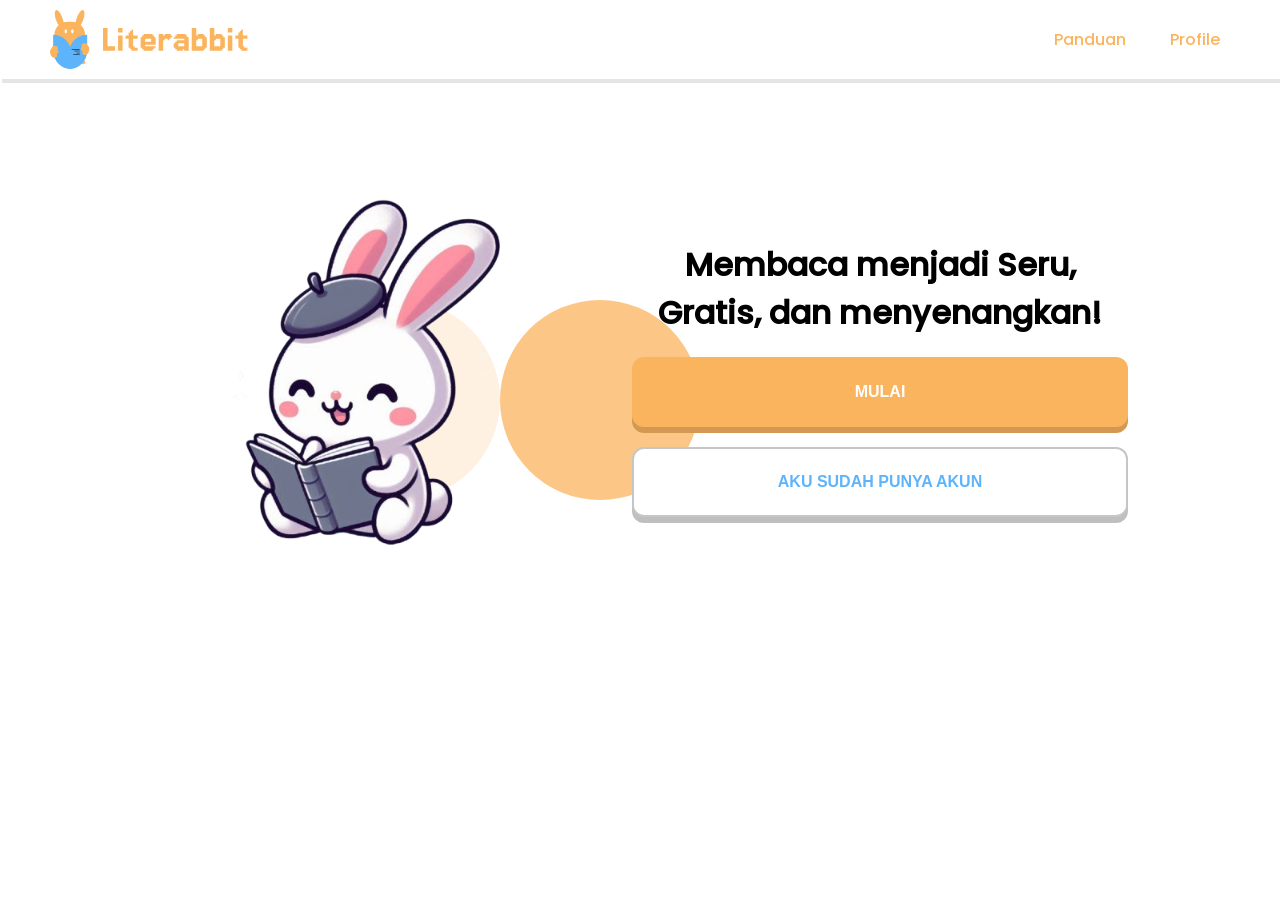
<file: index.html>
<!DOCTYPE html>
<html lang="en">
<head>
    <meta charset="UTF-8">
    <meta name="viewport" content="width=device-width, initial-scale=1.0">
    <title>Literrabit</title>
    <link rel="stylesheet" href="./style.css">
</head>
<body>
    <nav class="navbar">
        <div class="container-nav">
            <img src="./src/Logo.svg" alt="Literrabit-logo">
            <ul>
                <li><a href="#">Panduan</a></li>
                <li><a href="#">Profile</a></li>
            </ul>
        </div>
    </nav>
    <div class="content-container">
        <div class="content">
            <div class="img-content">
                <img src="./src/A_rabbit_character_reading_in_the_style_of_Duolingo-removebg-preview-removebg-preview 1.svg" alt="" class="img-content">
                <div class="c-1"></div>
                <div class="c-2"></div>
            </div>
                
            <div class="content-item">
                <h1>Membaca menjadi Seru, Gratis, dan menyenangkan!</h1>
                <div class="btn-landing">
                    <div class="btn-mulai">
                        <button id="mulai">MULAI</button>
                    </div>
                    <div class="btn-regist">
                        <button id="regist">AKU SUDAH PUNYA AKUN</button>
                    </div>
                </div>
            </div>
        </div>
    </div>

    <script>
        document.getElementById("mulai").addEventListener("click",function(){
            window.location.href = "register.html";
        });
        document.getElementById("regist").addEventListener("click",function(){
            window.location.href = "login.html";
        });

    </script>
</body>
</html>
</file>
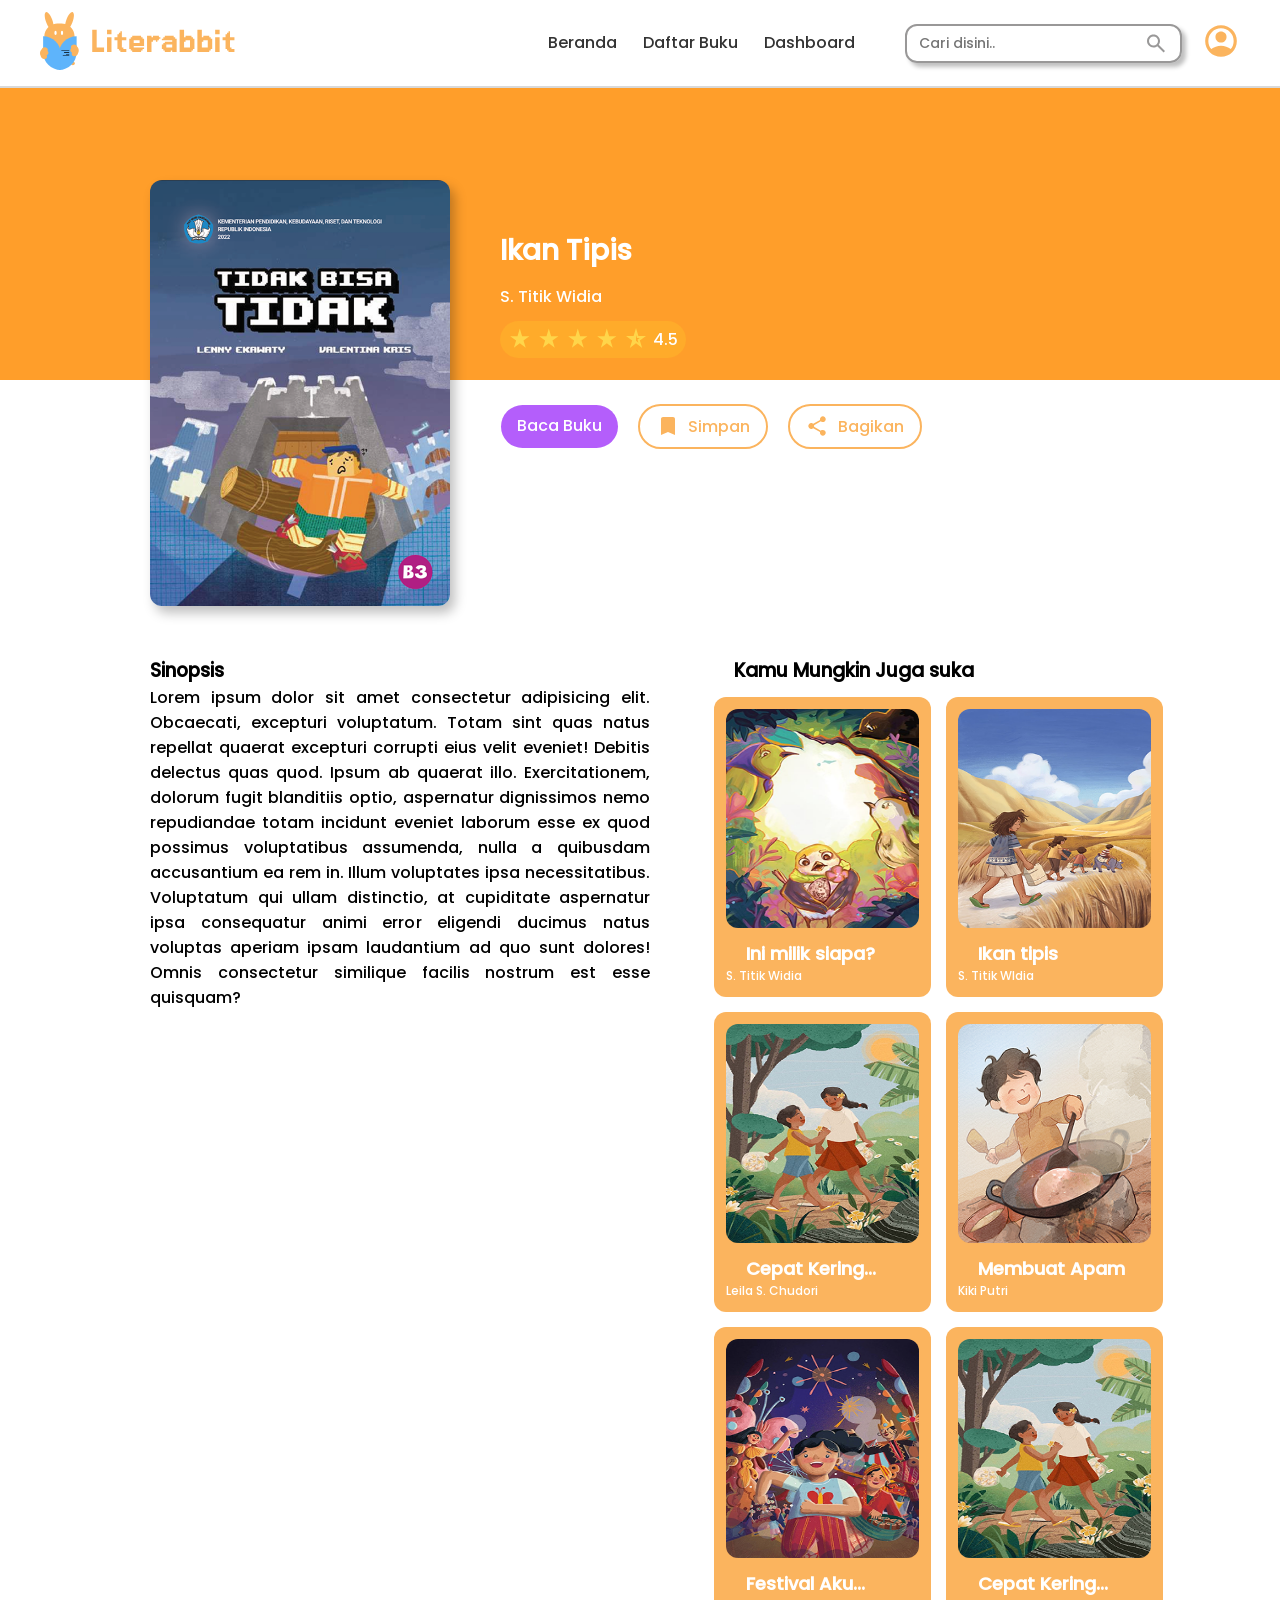
<file: baca_buku.html>
<!DOCTYPE html>
<html lang="en">
<head>
    <meta charset="UTF-8">
    <meta name="viewport" content="width=device-width, initial-scale=1.0">
    <title>Literrabit | Baca Buku</title>
    <link rel="stylesheet" href="./style.css">
</head>
<body>
    <div class="container-body">
        <nav class="navbar-2">
            <div class="logo-nav">
                <img src="./src/Logo.svg" alt="">
            </div>

            <div class="navbar-container">
                <div class="items-nav">
                    <a href="./beranda.html">Beranda</a>
                    <a href="./daftar_buku.html">Daftar Buku</a>
                    <a href="#">Dashboard</a>
                </div>
                <div class="container-2">
                    <div class="searchbar">
                        <input type="text" placeholder="Cari disini..">
                        <img src="./src/search.svg" alt="">
                    </div>
                    <div class="accounts">
                        <img src="./src/account_circle.svg" alt="">
                    </div>
                </div>
            </div>
        </nav>
            

        <div class="content-buku">
            <div class="background"></div>

            <div class="container-buku">
                <img src="./src/image23.png" alt="" class="img-content-buku">
                <div class="info">
                    <h3>Ikan Tipis</h3>
                    <h4>S. Titik Widia</h4>
                    <div class="rating">
                        <p>4.5</p>
                        <!-- <img src="./src/star.svg" alt="" class="rating-star"> -->
                    </div>
                </div>
                <div class="share-save-read">
                    <div class="read">
                        <a href="./buku.html">Baca Buku</a>
                    </div>
                    <div class="save">
                        <img src="./src/bookmark.svg" alt="">
                        <a href="#">Simpan</a>
                    </div>
                    <div class="share">
                        <img src="./src/share.svg" alt="">
                        <a href="#">Bagikan</a>
                    </div>
                </div>
            </div>
            <div class="main-content-buku">
                <div class="sinopsis">
                    <h3>Sinopsis</h3>
                    <p>Lorem ipsum dolor sit amet consectetur adipisicing elit. Obcaecati, excepturi voluptatum. Totam sint quas natus repellat quaerat excepturi corrupti eius velit eveniet! Debitis delectus quas quod. Ipsum ab quaerat illo.
                    Exercitationem, dolorum fugit blanditiis optio, aspernatur dignissimos nemo repudiandae totam incidunt eveniet laborum esse ex quod possimus voluptatibus assumenda, nulla a quibusdam accusantium ea rem in. Illum voluptates ipsa necessitatibus.
                    Voluptatum qui ullam distinctio, at cupiditate aspernatur ipsa consequatur animi error eligendi ducimus natus voluptas aperiam ipsam laudantium ad quo sunt dolores! Omnis consectetur similique facilis nostrum est esse quisquam?</p>
                </div>

                <div class="rekomendasi">
                    <h3>Kamu Mungkin Juga suka</h3>
                    <div class="list-buku" id="booklist">
                        <div class="reqbooks" id="recommendedBooks">
                            <div class="card-list">
                                <img src="./src/image13.png" alt="">
                                <div class="keterangan">
                                    <h3>Ini milik siapa?</h3>
                                    <h4>S. Titik Widia</h4>
                                </div>
                            </div>
                        </div>
                    </div>
                </div>
            </div>
        </div>
    </div>

    <script src="./script2.js"></script>
</body>
</html>
</file>
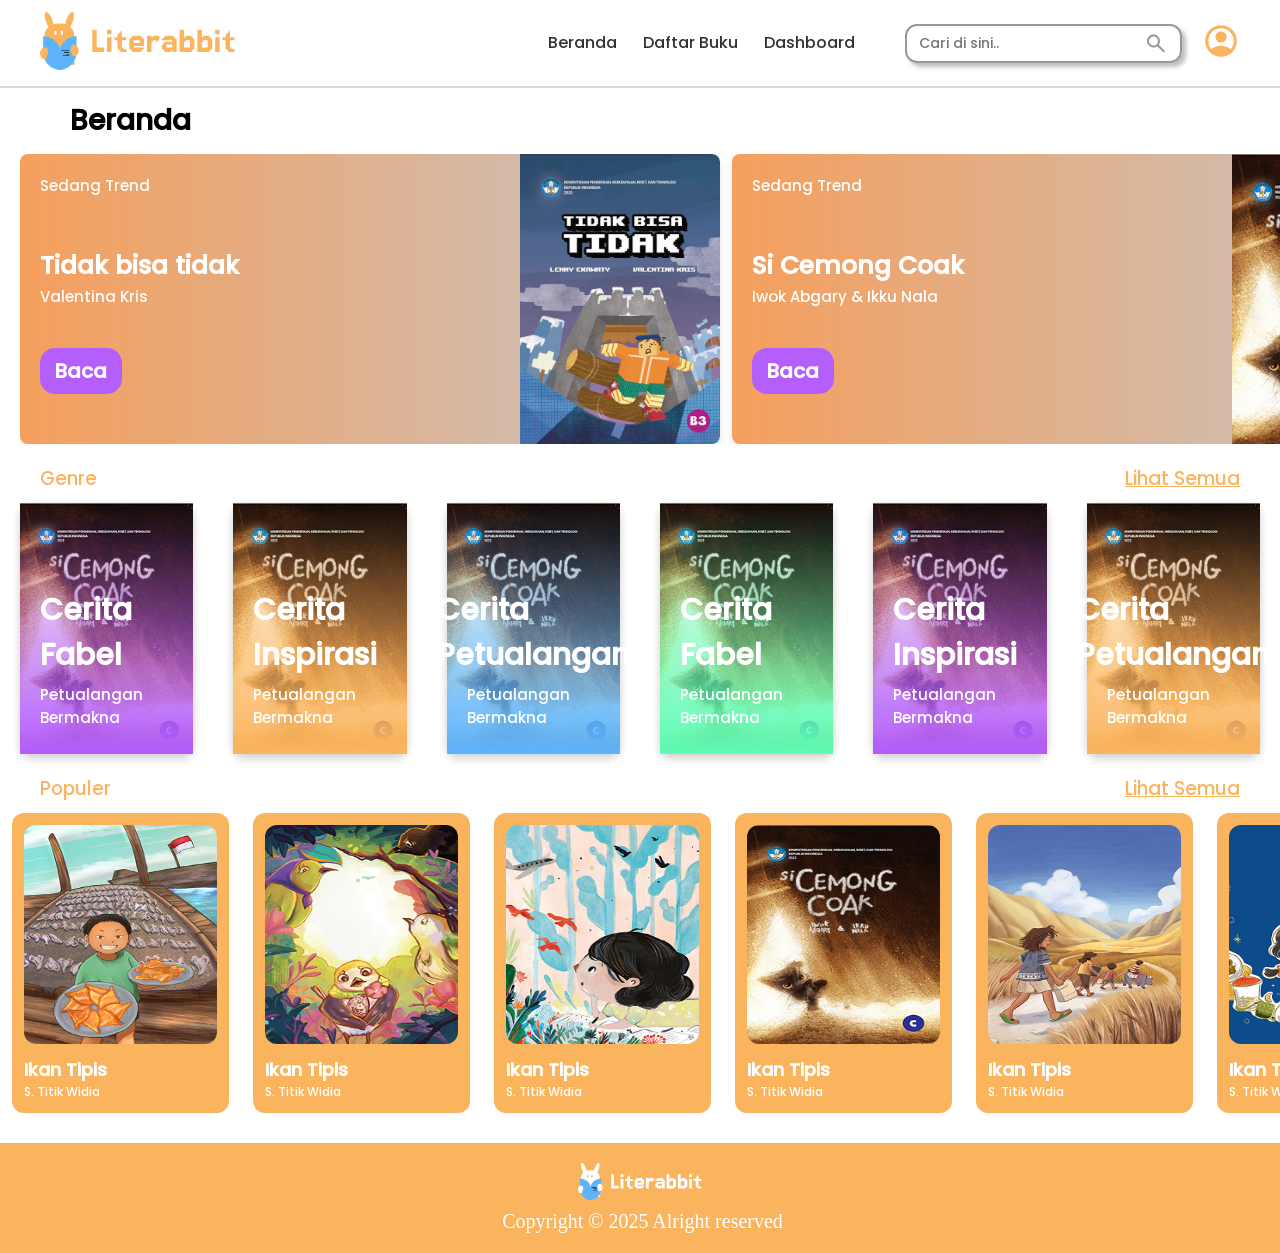
<file: beranda.html>
<!DOCTYPE html>
<html lang="id">
<head>
    <meta charset="UTF-8">
    <meta name="viewport" content="width=device-width, initial-scale=1.0">
    <title>Beranda</title>
    <link rel="stylesheet" href="style.css">
    <style>
        body{
            overflow-x: hidden;
        }
    </style>
</head>
<body>
    <!-- Navbar -->
    <nav class="navbar-2">
        <div class="logo-nav">
            <img src="./src/Logo.svg" alt="Literabbit Logo">
        </div>

        <div class="navbar-container">
            <div class="items-nav">
                <a href="./beranda.html">Beranda</a>
                <a href="./daftar_buku.html">Daftar Buku</a>
                <a href="#">Dashboard</a>
            </div>
            <div class="container-2">
                <div class="searchbar">
                    <input type="text" placeholder="Cari di sini..">
                    <img src="./src/search.svg" alt="Cari">
                </div>
                <div class="accounts">
                    <img src="./src/account_circle.svg" alt="Akun">
                </div>
            </div>
        </div>
    </nav>    

    <h2 class="beranda">Beranda</h2>

    <!-- Trending Books Section -->

    <!-- <section class="trending">
        <div class="book-card">
            <img src="./src/image5.png" alt="Festival, Aku Datang!" class="book-cover">
            <p class="badge">Sedang Trend</p>
            <h3>Festival, Aku Datang!</h3>
            <p class="author">Tantra Rahmadania</p>
            <button class="btn-baca">Baca</button>
        </div>
        <div class="book-card">
            <img src="./src/image5.png" alt="Si Cemong Coak" class="book-cover">
            <p class="badge">Sedang Trend</p>
            <h3>Si Cemong Coak</h3>
            <p class="author">Mbak Agfry & Ikuu Nokia</p>
            <button class="btn-baca">Baca</button>
        </div>
        <div class="book-card">
            <img src="./src/image5.png" alt="Ikan Tipis" class="book-cover">
            <p class="badge">Sedang Trend</p>
            <h3>Ikan Tipis</h3>
            <p class="author">S. Titik Widia</p>
            <button class="btn-baca">Baca</button>
        </div>
    </section> -->
<div class="carousel-wrapper">
    <div class="card-container" id="carousel">
        <div class="card">
            <div class="card-row">
                
                <div class="card-body">
                    <h6 class="card-title">Sedang Trend</h6>
                    <h4 class="card-text">Tidak bisa tidak</h4>
                    <p class="small-text">Valentina Kris</p>
                    <button class="btn-baca" id="baca1">Baca</button>
                </div>
                <div class="card-img">
                    <img src="./src/image23.png" alt="Gambar">
                </div>
            </div>
        </div>

        <div class="card">
            <div class="card-row">
                
                <div class="card-body">
                    <h6 class="card-title">Sedang Trend</h6>
                    <h4 class="card-text">Si Cemong Coak</h4>
                    <p class="small-text">Iwok Abgary & Ikku Nala</p>
                    <button class="btn-baca">Baca</button>
                </div>
                <div class="card-img">
                    <img src="./src/image5.png" alt="Gambar">
                </div>
            </div>
        </div>
        <div class="card">
            <div class="card-row">
                
                <div class="card-body">
                    <h6 class="card-title">Sedang Trend</h6>
                    <h4 class="card-text">Si Cemong Coak</h4>
                    <p class="small-text">Iwok Abgary & Ikku Nala</p>
                    <button class="btn-baca">Baca</button>
                </div>
                <div class="card-img">
                    <img src="./src/image5.png" alt="Gambar">
                </div>
            </div>
        </div>
        <div class="card">
            <div class="card-row">
                
                <div class="card-body">
                    <h6 class="card-title">Sedang Trend</h6>
                    <h4 class="card-text">Si Cemong Coak</h4>
                    <p class="small-text">Iwok Abgary & Ikku Nala</p>
                    <button class="btn-baca">Baca</button>
                </div>
                <div class="card-img">
                    <img src="./src/image5.png" alt="Gambar">
                </div>
            </div>
        </div>
    </div>
</div>

    <!-- Genre Section -->
    <!-- <section class="genre">
        <h2>Genre <a href="#">Lihat Semua</a></h2>
        <div class="genre-list">
            <div class="genre-card">Cerita Fabel</div>
            <div class="genre-card">Cerita Inspirasi</div>
            <div class="genre-card">Cerita Petualangan</div>
            <div class="genre-card">Cerita Keluarga</div>
            <div class="genre-card">Cerita Binatang</div>
        </div>
    </section> -->
    
    <h3 class="subtit">Genre <a href="#">Lihat Semua</a></h3>
    <div class="genre-section">
        <div class="card-genre">
            <img src="./src/image5.png" alt="Gambar" class="card-img-genre">
            <div class="card-overlay">
                <h5 class="card-title-genre">Cerita Fabel</h5>
                <p class="card-text-genre">Petualangan Bermakna</p>
            </div>
        </div>

        
        <div class="card-genre">
            <img src="./src/image5.png" alt="Gambar" class="card-img-genre">
            <div class="card-overlay overlay1">
                <h5 class="card-title-genre">Cerita Inspirasi</h5>
                <p class="card-text-genre">Petualangan Bermakna</p>
            </div>
        </div>
        
        <div class="card-genre">
            <img src="./src/image5.png" alt="Gambar" class="card-img-genre">
            <div class="card-overlay overlay2">
                <h5 class="card-title-genre">Cerita Petualangan</h5>
                <p class="card-text-genre">Petualangan Bermakna</p>
            </div>
        </div>

        <div class="card-genre">
            <img src="./src/image5.png" alt="Gambar" class="card-img-genre">
            <div class="card-overlay overlay3">
                <h5 class="card-title-genre">Cerita Fabel</h5>
                <p class="card-text-genre">Petualangan Bermakna</p>
            </div>
        </div>

        
        <div class="card-genre">
            <img src="./src/image5.png" alt="Gambar" class="card-img-genre">
            <div class="card-overlay">
                <h5 class="card-title-genre">Cerita Inspirasi</h5>
                <p class="card-text-genre">Petualangan Bermakna</p>
            </div>
        </div>
        
        <div class="card-genre">
            <img src="./src/image5.png" alt="Gambar" class="card-img-genre">
            <div class="card-overlay overlay1">
                <h5 class="card-title-genre">Cerita Petualangan</h5>
                <p class="card-text-genre">Petualangan Bermakna</p>
            </div>
        </div>
    </div>

    <!-- Popular Books Section -->
    <!-- <section class="popular">
        <h2>Popular <a href="#">Lihat Semua</a></h2>
        <div class="book-list">
            <div class="book-card">
                <img src="./src/image5.png" alt="Ikan Tipis" class="book-cover">
                <h3>Ikan Tipis</h3>
            </div>
            <div class="book-card">
                <img src="./src/image5.png" alt="Festival, Aku Datang!" class="book-cover">
                <h3>Festival, Aku Datang!</h3>
            </div>
            <div class="book-card">
                <img src="./src/image5.png" alt="Si Cemong Coak" class="book-cover">
                <h3>Si Cemong Coak</h3>
            </div>
        </div>
    </section> -->
    <h3 class="subtit">Populer<a href="#">Lihat Semua</a></h3>
    <div class="popular-section">
            <div class="popular-card">
                <div class="last-read" id="lastRead">
                    <div class="card-list">
                        <img src="./src/image16-1.png" alt="">
                        <div class="keterangan">
                            <h3>Ikan Tipis</h3>
                            <h4>S. Titik Widia</h4>
                        </div>
                    </div>
                </div>
                <div class="last-read" id="lastRead">
                    <div class="card-list">
                        <img src="./src/image13.png" alt="">
                        <div class="keterangan">
                            <h3>Ikan Tipis</h3>
                            <h4>S. Titik Widia</h4>
                        </div>
                    </div>
                </div>
                <div class="last-read" id="lastRead">
                    <div class="card-list">
                        <img src="./src/image20.png" alt="">
                        <div class="keterangan">
                            <h3>Ikan Tipis</h3>
                            <h4>S. Titik Widia</h4>
                        </div>
                    </div>
                </div>
                <div class="last-read" id="lastRead">
                    <div class="card-list">
                        <img src="./src/image5.png" alt="">
                        <div class="keterangan">
                            <h3>Ikan Tipis</h3>
                            <h4>S. Titik Widia</h4>
                        </div>
                    </div>
                </div>
                <div class="last-read" id="lastRead">
                    <div class="card-list">
                        <img src="./src/image15.png" alt="">
                        <div class="keterangan">
                            <h3>Ikan Tipis</h3>
                            <h4>S. Titik Widia</h4>
                        </div>
                    </div>
                </div>
                <div class="last-read" id="lastRead">
                    <div class="card-list">
                        <img src="./src/image 19.png" alt="">
                        <div class="keterangan">
                            <h3>Ikan Tipis</h3>
                            <h4>S. Titik Widia</h4>
                        </div>
                    </div>
                </div>
                <div class="last-read" id="lastRead">
                    <div class="card-list">
                        <img src="./src/image 19.png" alt="">
                        <div class="keterangan">
                            <h3>Ikan Tipis</h3>
                            <h4>S. Titik Widia</h4>
                        </div>
                    </div>
                </div>
                <div class="last-read" id="lastRead">
                    <div class="card-list">
                        <img src="./src/image 19.png" alt="">
                        <div class="keterangan">
                            <h3>Ikan Tipis</h3>
                            <h4>S. Titik Widia</h4>
                        </div>
                    </div>
                </div>

            </div>

            </div>
        </div>
    </div>

    <!-- Footer -->
    <footer>
        <img src="./src/Logo-Secondary.svg" alt="Literabbit Logo" width="125x">
        <p>Copyright © 2025  Alright reserved</p>
    </footer>

    <script src="script.js"></script>
    <script>
        document.getElementById("baca1").addEventListener("click",function(){
            window.location.href = "baca_buku.html"
        })
    </script>
    <!-- <script src="script2.js"></script> -->
</body>
</html>
</file>
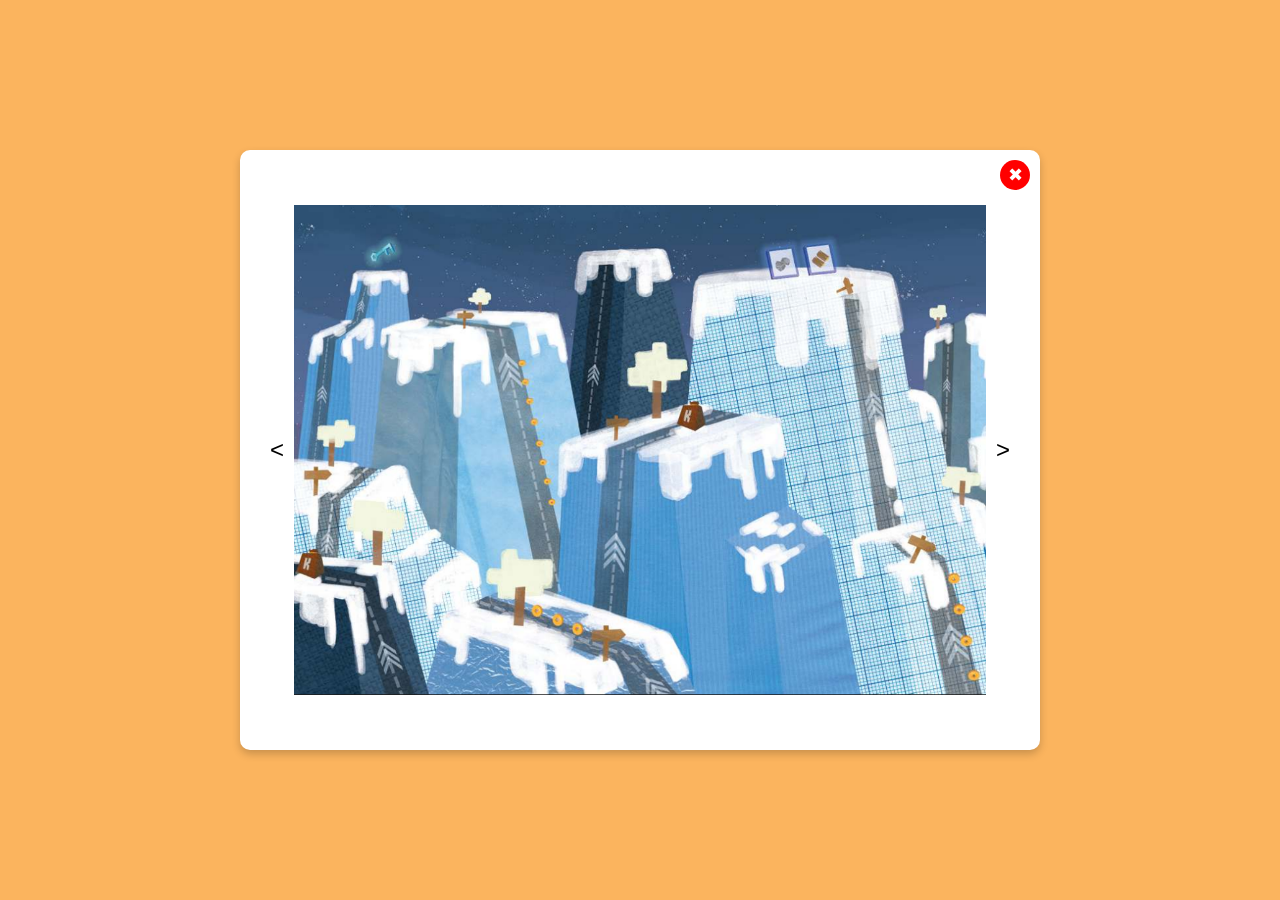
<file: buku.html>
<!DOCTYPE html>
<html lang="en">
<head>
    <meta charset="UTF-8">
    <meta name="viewport" content="width=device-width, initial-scale=1.0">
    <title>Literrabit | Buku</title>
    <link rel="stylesheet" href="./style.css">
    <style>
        body {
            display: flex;
            justify-content: center;
            align-items: center;
            height: 100vh;
            margin: 0;
            background-color: #FBB45E;
        }

        button {
            background: none;
            border: none;
            font-size: 24px;
            cursor: pointer;
            padding: 10px;
        }
    </style>
</head>
<body>
    <div class="book-container">
        <button id="cancelBtn" class="cancel">✖</button>
        <button id="prevBtn"><</button>
        <div class="page">
            <img id="pageImage" alt="buku">
        </div>
        <button id="nextBtn">></button>
        <button id="finishBtn" class="finish">Selesai</button>
    </div>

    <script src="./script2.js"></script>
</body>
</html>
</file>
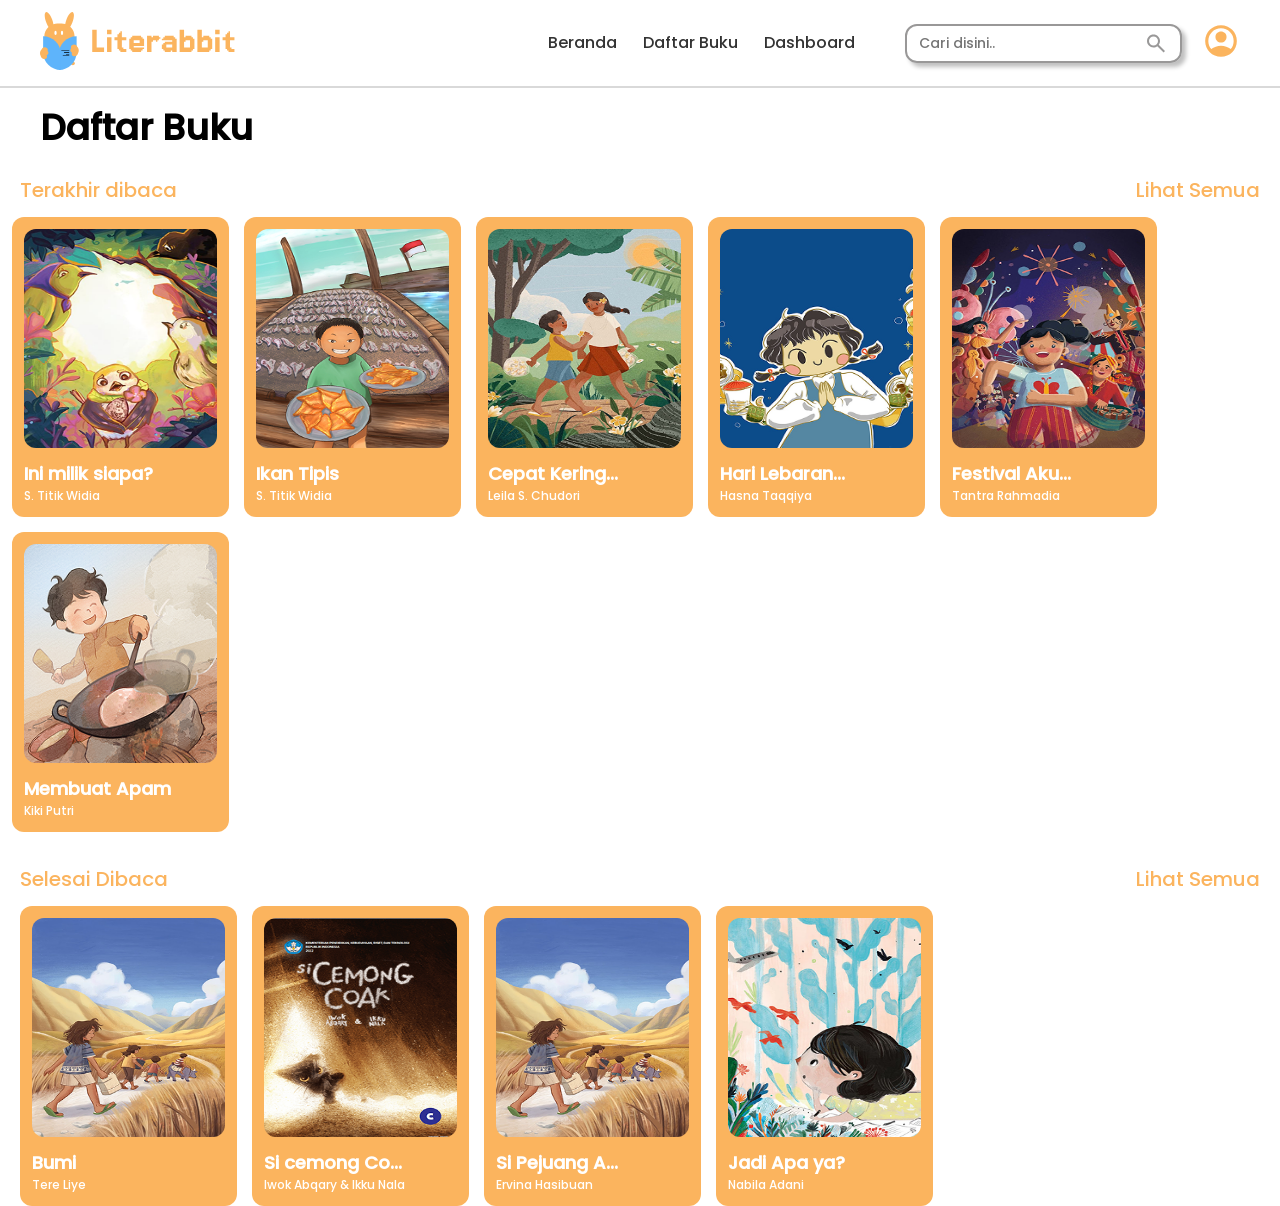
<file: daftar_buku.html>
<!DOCTYPE html>
<html lang="en">
<head>
    <meta charset="UTF-8">
    <meta name="viewport" content="width=device-width, initial-scale=1.0">
    <title>Literrabit | Daftar Buku</title>
    <link rel="stylesheet" href="./style.css">
</head>
<body>
    <div class="container-body">
    <nav class="navbar-2">
        <div class="logo-nav">
            <img src="./src/Logo.svg" alt="">
        </div>

        <div class="navbar-container">
            <div class="items-nav">
                <a href="./beranda.html">Beranda</a>
                <a href="./daftar_buku.html">Daftar Buku</a>
                <a href="#">Dashboard</a>
            </div>
            <div class="container-2">
                <div class="searchbar">
                    <input type="text" placeholder="Cari disini..">
                    <img src="./src/search.svg" alt="">
                </div>
                <div class="accounts">
                    <img src="./src/account_circle.svg" alt="">
                </div>
            </div>
        </div>
    </nav>    

    <h2 class="daftar-buku">Daftar Buku</h2>
    
    <div class="list-buku" id="booklist">
        <div class="container-judul">
            <h2>Terakhir dibaca</h2>
            <h2>Lihat Semua</h2>
        </div>

        <div class="last-read" id="lastRead">
            <div class="card-list">
                <img src="./src/image13.png" alt="">
                <div class="keterangan">
                    <h3>Ini milik siapa?</h3>
                    <h4>S. Titik Widia</h4>
                </div>
            </div>
        </div>
        <div class="container-judul">
            <h2>Selesai Dibaca</h2>
            <h2>Lihat Semua</h2>
        </div>
        <div class="end-read" id="endRead">

        </div>
    </div>
    </div>


    <script src="./script2.js"></script>
</body>
</html>
</file>
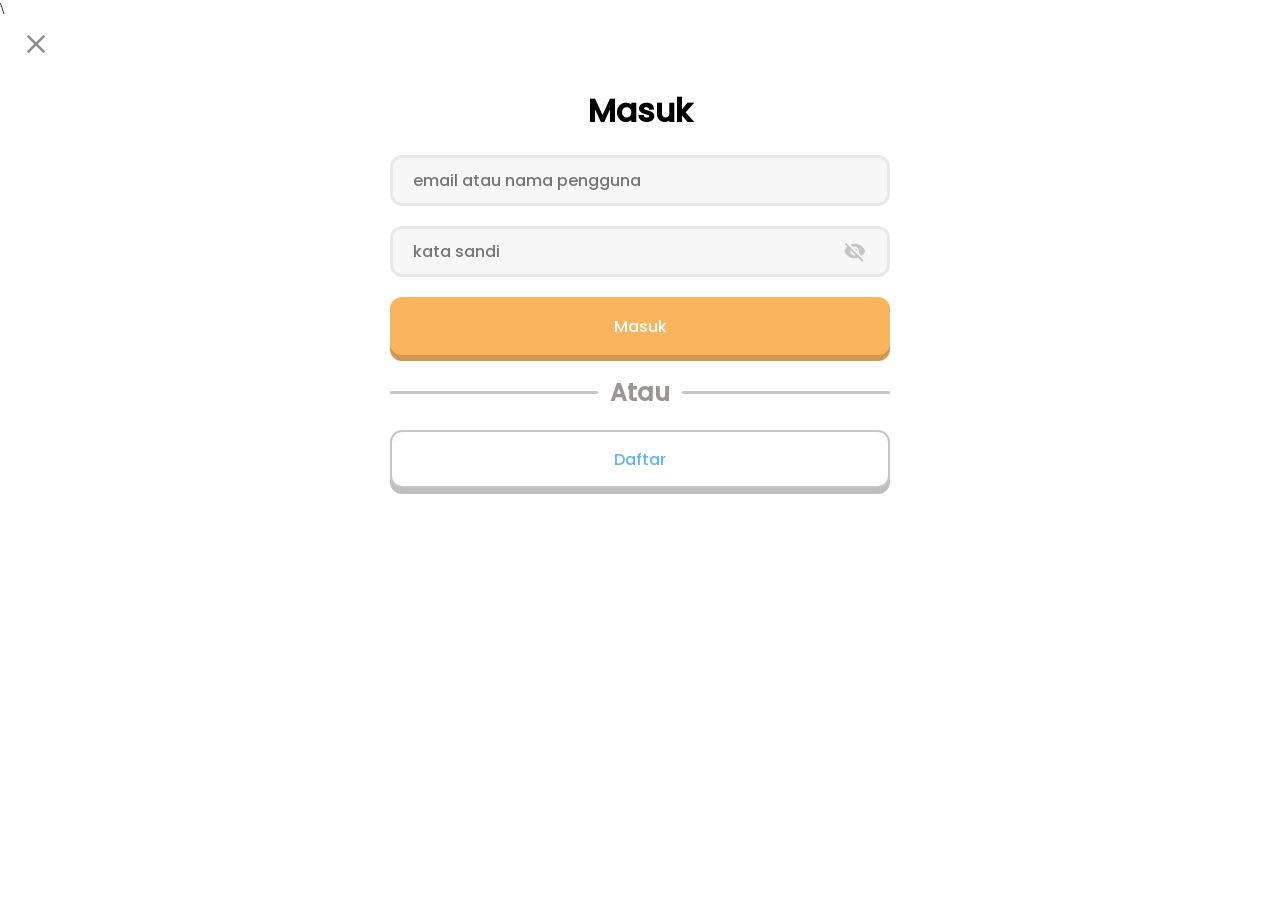
<file: login.html>
<!DOCTYPE html>
<html lang="en">
<head>
    <meta charset="UTF-8">
    <meta name="viewport" content="width=device-width, initial-scale=1.0">
    <title>Literrabit | login</title>\
    <link rel="stylesheet" href="./style.css">
</head>
<body>
    <div class="container">
        <a href="index.html"><img src="./src/close.svg" alt="" class="close-login"></a>
        <div class="container-login">
            <h1>Masuk</h1>
            <div class="input-box">
                <input type="email" placeholder="email atau nama pengguna" required class="email">
            </div>
            <div class="input-box">
                <input type="Password" name="password" id="password" placeholder="kata sandi">
                <img src="./src/visibility_off.svg" alt="" id="eyeicon">
            </div>
            <button class="primary-btn" id="loginBtn">Masuk</button>
            <div class="pemisah">
                <div class="line"></div>
                <h2>Atau</h2>
                <div class="line"></div>
            </div>
            <div class="secondary-btn">
                <a href="register.html"><button>Daftar</button></a>
            </div>
        </div>
    </div>

    <div id="custom-alert" class="alert-box">
        <div class="alert-content">
            <p id="alert-message">Pesan alert di sini</p>
            <button id="alert-ok">OK</button>
        </div>
    </div>



    <script src="./script.js"></script>
</body>
</html>
</file>
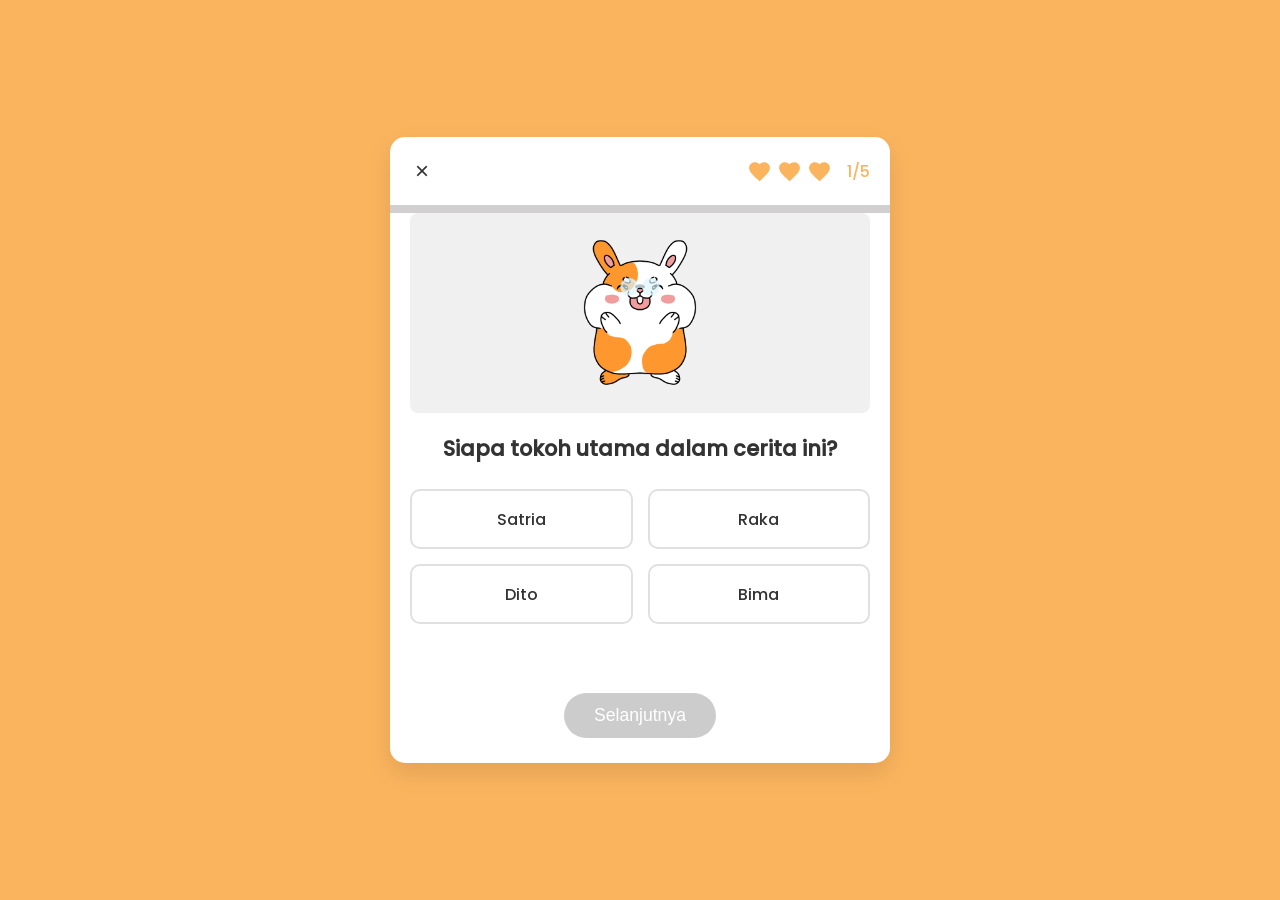
<file: quiz-2.html>
<!DOCTYPE html>
<html lang="en">
<head>
    <meta charset="UTF-8">
    <meta name="viewport" content="width=device-width, initial-scale=1.0">
    <title>Literabit | Kuis</title>
    <link rel="stylesheet" href="./style.css">
    <style>
        * {
            margin: 0;
            padding: 0;
            box-sizing: border-box;
        }

        body {
            background-color: #FBB45E;
            display: flex;
            justify-content: center;
            align-items: center;
            min-height: 100vh;
            color: #333;
        }
    </style>
</head>
<body>
    <div class="quiz-container">
        <div class="quiz-header">
            <button class="close-btn" id="close-btn" title="Kembali ke beranda">×</button>
            <div class="header-controls">
                <div class="hearts" id="hearts">
                    <!-- Hearts will be added by JavaScript -->
                </div>
                <div id="question-count">1/5</div>
            </div>
        </div>
        <div class="progress-container">
            <div class="progress-bar" id="progress-bar"></div>
        </div>
        <div class="quiz-body">
            <div class="question-image" id="question-image">
                <img src="" alt="">
            </div>
            <div class="question" id="question">Siapa tokoh utama dalam cerita ini?</div>
            <div class="options" id="options">
                <!-- Options will be added by JavaScript -->
            </div>
            <div class="feedback" id="feedback"></div>
            <button class="next-btn" id="next-btn" disabled >Selanjutnya</button>
            <div class="score-container" id="score-container">
                <h2>Kuis Selesai!</h2>
                <p>Skor Kamu: <span id="score">0</span>/5</p>
                <button class="restart-btn" id="restart-btn">Coba Lagi</button>
            </div>
        </div>
    </div>

    <!-- Confirmation Dialog -->
    <div class="confirmation-dialog" id="confirmation-dialog">
        <div class="dialog-content">
            <p>Apakah Anda yakin ingin keluar dari quiz?</p>
            <p>Progress yang belum disimpan akan hilang.</p>
            <div class="dialog-buttons">
                <button class="dialog-btn confirms" id="confirm-exit">Ya, Keluar</button>
                <button class="dialog-btn cancels" id="cancel-exit">Lanjutkan Kuis</button>
            </div>
        </div>
    </div>

    
    <script src="./kuis.js"></script>
</body>


</html>
</file>
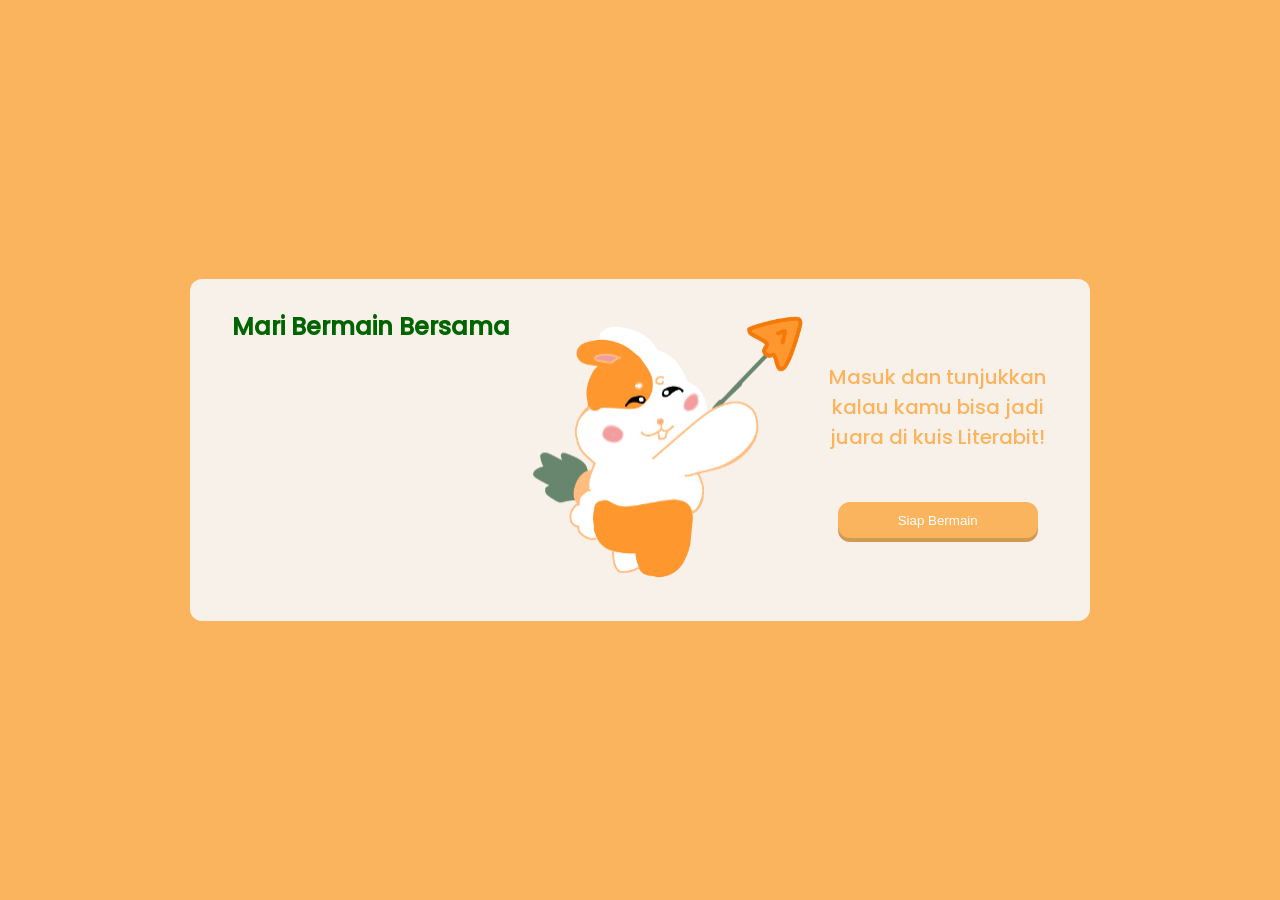
<file: quiz.html>
<!DOCTYPE html>
<html lang="en">
<head>
    <meta charset="UTF-8">
    <meta name="viewport" content="width=device-width, initial-scale=1.0">
    <title>Littlerabbit | Kuis</title>
    <link rel="stylesheet" href="./style.css">
    <style>
      *{
        margin: 0;
        padding: 0;
        box-sizing: border-box;
        text-decoration: none;
    }
    
    body{
        display: flex;
        justify-content: center;
        align-items: center;
        height: 100vh;
        background-color: #FBB45E;
    }
    </style>
</head>
<body>
    <div class="container-kuis">
        <div class="bermain-bersama-kuis">
            <h2>Mari Bermain Bersama</h2>
        </div>

        <div class="kelinci">
            <img src="./src/kelinci.svg" alt="">
        </div>

        <div class="content-kuis">
            <p>Masuk dan tunjukkan kalau kamu bisa jadi juara di kuis Literabit!</p>
            <button class="quis-btn" id="quisBtnsiap">Siap Bermain</button>
        </div>
    </div>

    <script>
        document.getElementById("quisBtnsiap").addEventListener("click",function(){
            window.location.href = "quiz-2.html"
        })
    </script>
</body>
</html>
</file>
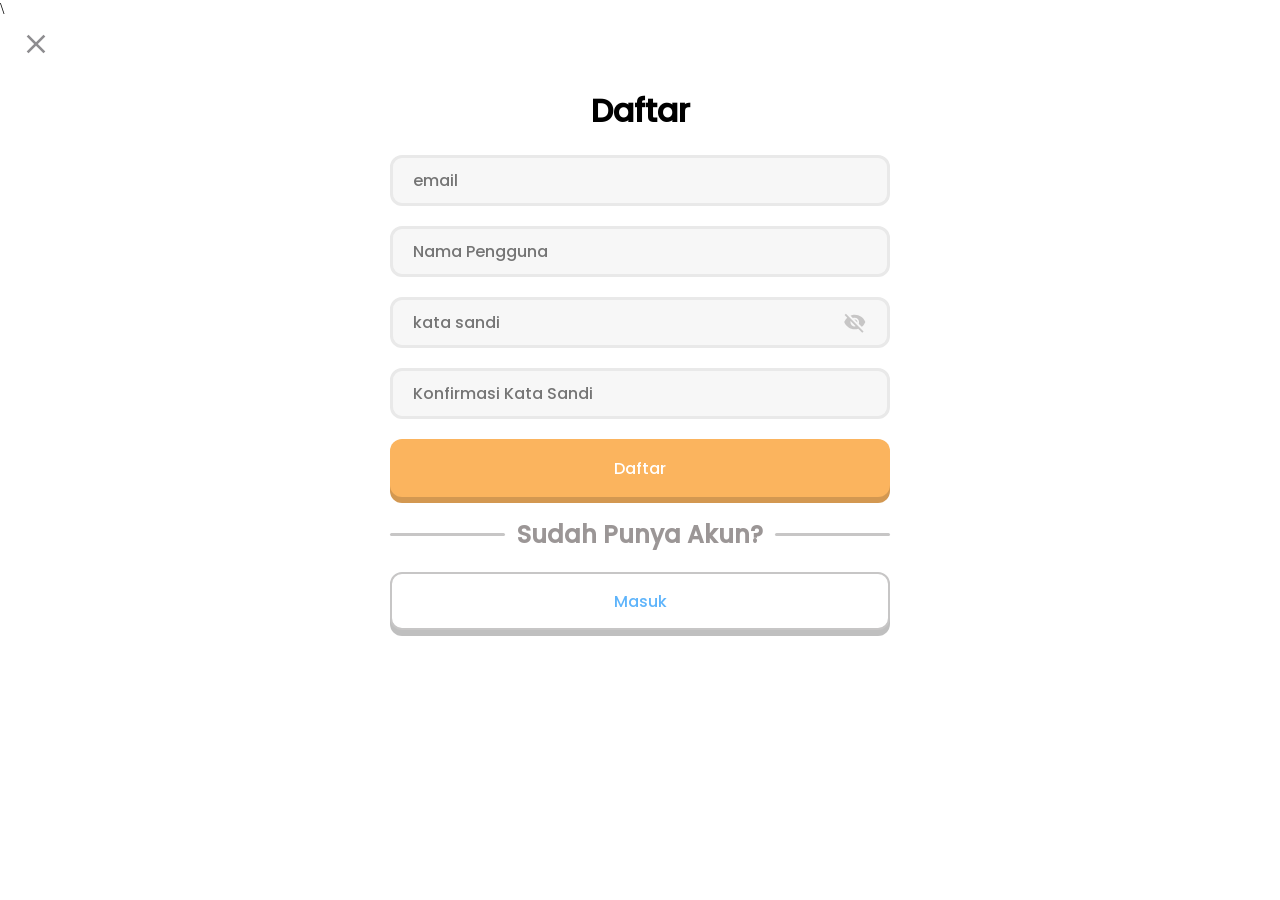
<file: register.html>
<!DOCTYPE html>
<html lang="en">
<head>
    <meta charset="UTF-8">
    <meta name="viewport" content="width=device-width, initial-scale=1.0">
    <title>Literrabit | Register</title>\
    <link rel="stylesheet" href="./style.css">
</head>
<body>
    <div class="container">
        <a href="index.html"><img src="./src/close.svg" alt="" class="close-login"></a>
        <div class="container-login">
            <h1>Daftar</h1>
            <div class="input-box">
                <input type="email" placeholder="email" required class="email">
            </div>
            <div class="input-box">
                <input type="text" placeholder="Nama Pengguna" required class="username">
            </div>
            <div class="input-box">
                <input type="Password" name="password" id="password" placeholder="kata sandi">
                <img src="./src/visibility_off.svg" alt="" id="eyeicon">
            </div>
            <div class="input-box">
                <input type="Password" name="konfirm" id="konfirm" placeholder="Konfirmasi Kata Sandi">
            </div>
            <button class="primary-btn" id="registerBtn">Daftar</button>
            <div class="pemisah">
                <div class="line"></div>
                <h2>Sudah Punya Akun?
                </h2>
                <div class="line"></div>
            </div>
            <div class="secondary-btn">
                <a href="login.html">Masuk</a>
            </div>
        </div>
    </div>

    <div id="custom-alert" class="alert-box">
        <div class="alert-content">
            <p id="alert-message">Pesan alert di sini</p>
            <button id="alert-ok">OK</button>
        </div>
    </div>


    <script src="./script.js"></script>
</body>
</html>
</file>
<file: style.css>
/* settings style */
*{
    margin: 0;
    padding: 0;
    box-sizing: border-box;
}

:root{
    --white:#FFFFFF;
    --warna-utama:#FBB45E;
    --secondary:#5EB4FB;
    --button:#B45EFB;
    --font:'Poppins', sans-serif;
}

@font-face {
    font-family: 'Poppins';
    src:url('./src/font/Poppins-Medium.ttf') format('truetype');

    font-style: normal;
}



/* navbar styling start */
.navbar{
    background-color: var(--white);
    padding: 10px 20px;
    font-family: var(--font);
    box-shadow: 2px 4px rgba(0, 0, 0, 0.1);
}

.container-nav ul{
    list-style: none;
    display: flex;
    gap: 24px;
}

.container-nav ul li{
    display: inline-block;
}

.container-nav ul li a{
    text-decoration: none;
    color: var(--warna-utama);
    font-size: 16px;
    transition: color 0.3s ease;
    padding: 10px;
}

.container-nav ul li a:hover{
    color: var(--white);
    background-color: #FBB45E;
    padding: 10px;
    border-radius: 24px;
}

.container-nav{
    padding: 0 30px;
    display: flex;
    flex-direction: row;
    justify-content: space-between;
    align-items: center;
    margin: 0 auto;
}

.container-nav img{
    height: 59px;
}
/* styling nav end */

/* styling content */
.content{
    font-family: var(--font);
    margin: auto;
    padding: 100px;
}
.img-content{
    width: 400px;
    height: 400px;
}

.c-1{
    width: 200px;
    height: 200px;
    background-color: var(--warna-utama);
    border-radius: 100%;
    position: absolute;
    z-index: -99;
    top: 300px;
    left: 500px;
    background: rgba(251, 180, 94, 0.75);
}

.c-2{
    width: 200px;
    height: 200px;
    background-color: rgba(252, 199, 134, 0.25);
    border-radius: 100%;
    position: absolute;
    z-index: -99;
    top: 300px;
    left: 300px;
}



.content{
    display: flex;
    flex-direction: row;
    justify-content: center;
    align-items: center;
    max-width: 1176px;
    gap: 80px;
}

.btn-landing{
    display: flex;
    flex-direction: column;
    width: 100%px;
    gap: 20px;
}

.btn-mulai button{
    font-size: 16px;
    width: 100%;
    background-color: var(--warna-utama);
    height: 70px;
    padding: 10px;
    display: flex;
    justify-content: center;
    align-items: center;
    gap: 10px;
    color: var(--white);
    align-self: stretch;
    border: none;
    outline: none;
    border-radius: 12px;
    box-shadow: 0px 6px 0px 0px #D39851;
    transition: color 0.4s ease;
    font-weight: 700;
}

.btn-mulai button:hover{
    background-color: #f4a648;
}


.content-item h1{
    text-align: center;
    padding-bottom: 20px;
}

.btn-regist a{
    text-decoration: none;
}
.btn-regist button{
    font-size: 16px;
    width: 100%;
    background-color: var(--white);
    height: 70px;
    padding: 10px;
    display: flex;
    justify-content: center;
    align-items: center;
    gap: 10px;
    color: var(--secondary);
    align-self: stretch;
    border-radius: 12px;
    border: 2px solid #C7C6C6;
    background: #FFF;
    box-shadow: 0px 6px 0px 0px rgba(0, 0, 0, 0.25);
    font-weight: 700;
}

.btn-regist button:hover{
    background-color: #e7e5e5;
}
/* conten landing page end styling */
.container{
    width: 100%;
    background-color: var(--white);
    font-family: var(--font);
}
.close-login{
    margin: 20px;
    margin-top: 10px;
}


.container-login{
    display: flex;
    flex-direction: column;
    align-items: center;
    justify-content: center;
    gap: 20px;
    margin: auto;
}

.input-box{
    background-color: #f7f7f7;
    width: 90%;
    max-width: 500px;
    border-radius: 12px;
    padding: 10px 20px;
    display: flex;
    align-items: center;
    border: 3px solid #E9E9E9;;
}



.input-box input{
    border: none;
    color: #333;
    font-family: var(--font);
    width: 100%;
    background-color: #f7f7f7;
    font-size: 16px;
    outline: none;
}

.input-box img{
    width: 24px;
    cursor: pointer;
}

.primary-btn{
    width: 100%;
    max-width: 500px;
    background-color: var(--warna-utama);
    padding: 10px 20px;
    border-radius: 12px;
    display: flex;
    justify-content: center;
    align-items: center;
    box-shadow: 0px 6px 0px 0px #D39851;
    height: 58px;
    cursor: pointer;
    transition: color 0.5s ease;
    border: none;
    outline: none;
    font-family: var(--font);
    font-size: 16px;
    color: var(--white);
}

.primary-btn a{
    color: var(--white);
    font-size: 16px;
    font-weight: 400;
    text-decoration: none;
    width: 100%;
    display: flex;
    justify-content: center;
    align-items: center;
}

.secondary-btn a{
    color: var(--secondary);
    font-size: 16px;
    font-weight: 400;
    text-decoration: none;
    width: 100%;
    display: flex;
    justify-content: center;
    align-items: center;
}

.primary-btn:hover{
    background-color: #e4a352;
}

.secondary-btn:hover, .secondary-btn a:hover{
    background-color: #e7e5e5;
}

.secondary-btn{
    width: 100%;
    max-width: 500px;
    display: flex;
    justify-content: center;
    align-items: center;
    padding: 10px 20px;
    border-radius: 12px;
    background-color: var(--white);
    border: 2px solid #C7C6C6;
    box-shadow: 0px 6px 0px 0px rgba(0, 0, 0, 0.25);
    height: 58px;
    cursor: pointer;
}

.primary-btn button{
    background-color: var(--warna-utama);
    color: var(--white);
    font-size: 16px;
    font-family: var(--font);
    cursor: pointer;
    width: 100%;
    height: 100%;
}

.secondary-btn button{
    background-color: var(--white);
    color: var(--secondary);
    font-size: 16px;
    font-family: var(--font);
    cursor: pointer;
    width: 100%;
    height: 100%;
}


.primary-btn button, .secondary-btn button{
    border: none ;
}

.pemisah{
    display: flex;
    align-items: center;
    gap: 12px;
    width: 100%;
    justify-content: center;
    max-width: 500px;
}

.pemisah h2{
    color: #9B9696;
}

.line{
    flex: 1;
    height: 3px;
    border-radius: 12px;
    background-color: #C7C6C6;
}

/* ini quiz ya */
/* Reset and Global Styles */
.container-kuis{
    display: flex;
    flex-direction: row;
    justify-content: center;
    background-color: #F8F1EA;
    max-width: 900px;
    padding: 30px 40px;
    border-radius: 12px;
    font-family: sans-serif;
    gap: 16px;
}

.bermain-bersama-kuis{
    color: darkgreen;
    font-family: 'Poppins';
    width: 100%;
    text-align: center;
}

.kelinci{
    width: 100%;
}

.kelinci img{
    width: 100%;
}

.content-kuis{
    display: flex;
    flex-direction: column;
    justify-content: center;
    align-items: center;
    text-align: center;
    gap: 50px;
    /* width: 100%; */
}

.content-kuis p{
    width: 100%;
    color: #FBB45E;
    text-align: center;
    font-family: Poppins;
    font-size: 20px;
    font-style: normal;
    font-weight: 500;
    line-height: normal;
}

.quis-btn{
    width: 200px;
    height: 36px;
    border-radius: 12px;
    border: none;
    background-color: #FBB45E;
    color: #fff;
    box-shadow: 0px 4px 0px #D39851;
    cursor: pointer;
}

/* navbar */

.navbar-2{
    display: flex;
    flex-direction: row;
    justify-content: space-between;
    align-items: center;
    padding: 12px 40px;
    border-bottom: 2px solid #D9D9D9;
    position: fixed;
    top: 0;
    left: 0;
    width: 100%;
    background-color: var(--white);
    z-index: 1000;
}

.navbar-container{
    display: flex;
    flex-direction: row;
    align-items: center;
    gap: 50px;
}

.items-nav{
    display: flex;
    align-items: center;
    flex-direction: row;
    gap: 26px;
}

.items-nav a{
    text-decoration: none;
    font-family: var(--font);
    font-size: 16px;
    color: #333;
    position: relative;
    padding-bottom: 2px;
    transition: color 0.3s ease;
}

.items-nav a:hover{
    color: var(--warna-utama);
}

.items-nav a::after{
    content: '';
    position: absolute;
    bottom: 0;
    left: 0;
    width: 0;
    height: 2px;
    background-color: var(--warna-utama);
    transition: width 0.3s ease;
}

.items-nav a:hover::after{
    width: 100%;
}


.searchbar{
    display: flex;
    flex-direction: row;
    border: 2px solid #999898;
    padding: 0 12px;
    border-radius: 12px;
    box-shadow: 4px 4px 4px 0px rgba(0, 0, 0, 0.25);
    width: 277px;
    height: 39px;
    align-items: center;
    justify-content: center;
    gap: 12px;
}

.searchbar input{
    font-family: var(--font);
    width: 100%;
    height: 100%;
    border: none;
    outline: none;
    font-size: 14px;
}



.container-2{
    display: flex;
    flex-direction: row;
    align-items: center;
    gap: 20px;
}

.daftar-buku{
    font-family: var(--font);
    padding-top: 20px;
    padding-left: 40px;
    font-size: 36px;
    margin-top: 80px;
}

.list-buku{
    display: flex;
    flex-direction: column;
    gap: 12px;
}

.last-read{
    scroll-snap-align: start;
    display: flex;
    justify-content: center;
    align-items: center;
    padding:  0 12px;
}

.container-body{
    height: 950px;
}

.card-list{
    display: flex;
    flex-direction: column;
    width: 217px;
    align-items: flex-start;
    font-family: var(--font);
    padding: 12px;
    gap: 12px;
    background-color: var(--warna-utama);
    border-radius: 12px;
}

.card-list img{
    width: 100%;
    height: 219px;
    align-self: stretch;
    border-radius: 12px;
}

.keterangan h3{
    color: #FFF;
    text-align: center;
    font-family: var(--font);
    font-size: 18px;
    font-style: normal;
    font-weight: 700;
    line-height: normal;
    text-align: start;
}

.keterangan h4{
    color: #FFF;
    font-family: var(--font     );
    font-size: 12px;
    font-style: normal;
    font-weight: 400;
    line-height: normal;
}

.last-read{
    display: flex;
    flex-direction: row;
    align-items: center;
    justify-content: flex-start;
    gap: 15px;
    flex-wrap: wrap;
}

.end-read{
    display: flex;
    flex-direction: row;
    align-items: center;
    gap: 15px;
    justify-content: start;
    padding: 0 20px;
}

.container-judul{
    display: flex;
    flex-direction: row;
    width: 100%;
    justify-content: space-between;
    padding: 0 20px;
    font-family: var(--font);
    color: var(--warna-utama);
    padding-top: 20px;
}

.container-judul h2{
    font-weight: 200;
    font-size: 20px;
}

.background{
    width: 100%;
    height: 380px;
    background-color: #FF9E2A;
}

.container-buku{
    display: flex;
    flex-direction: row;
    gap: 50px;
}

.info{
    font-family: var(--font);
    margin-top: -150px;
    color: var(--white);
    display: flex;
    flex-direction: column;
    gap: 12px;
}

.info h3{
    font-size: 28px;
}

.info h4{
    font-weight: 200;
}

.content-buku .img-content-buku{
    margin-top: -200px;
    margin-left: 150px;
    border-radius: 12px;
    box-shadow: 5px 7px 12px 0px rgba(0, 0, 0, 0.25);
    width: 300px;
}

.rating{
    display: flex;
    flex-direction: row;
    gap: 5px;
    background-color:  rgba(255, 205, 43, 0.25);
    padding: 6px 8px;
    border-radius: 100px;
}

.share-save-read{
    display: flex;
    flex-direction: row;
    gap: 20px;
    margin-top: 20px;
    margin-left: -235px;
    align-items: center;
    justify-content: center;
    height: 52px;
}

.share-save-read a{
    text-decoration: none;
    font-family: var(--font);
    font-size: 16px;
    color: var(--warna-utama);
    width: 100%;
    height: 100%;
}

.read{
    padding: 8px 16px;
    background-color: var(--button);
    border-radius: 100px;
    display: flex;
    align-items: center;
    height: 43px;
}

.read a{
    color: var(--white);
}

.rating-star{
    width: 24px;
    height: 24px;
}

.save, .share{
    display: flex;
    gap: 8px;
    align-items: center;
    padding: 8px 16px;
    border: 2px solid var(--warna-utama);
    border-radius: 100px;
}

.save img, .share img{
    width: 24px;
    height: 24px;
}

.main-content-buku{
    display: inline-flex;
    flex-direction: row;
    font-family: var(--font);
    justify-content: flex-start;
    width: 100%;
    margin-top: 50px;
    gap: 64px;
    height: 700px;
}

.sinopsis{
    display: flex;
    flex-direction: column;
    max-width: 500px;
    align-items: flex-start;
    margin-left: 150px;
}

.sinopsis p{
    text-align: justify;
}

.rekomendasi{
    display: flex;
    flex-direction: column;
    justify-content: flex-start;
    gap: 12px;
}

.rekomendasi h3{
    padding: 0 20px;
}

.reqbooks{
    display: flex;
    flex-direction: row;
    gap: 15px;
    width: 100%;
    flex-wrap: wrap;
}

.book-container {
    display: flex;
    align-items: center;
    background: white;
    padding: 20px;
    border-radius: 10px;
    box-shadow: 0 4px 8px rgba(0, 0, 0, 0.2);
    width: 800px;
    height: 600px;
    text-align: center;
    position: relative;
}



/* Gaya tombol cancel (✖) */
.cancel {
    position: absolute;
    top: 10px;
    right: 10px;
    background-color: red;
    color: white;
    border-radius: 50%;
    width: 30px;
    height: 30px;
    display: flex;
    align-items: center;
    justify-content: center;
    font-size: 18px;
    cursor: pointer;
}

.cancel:hover {
    background-color: darkred;
}

.page {
    flex: 1;
    display: flex;
    align-items: center;
    justify-content: center;
}

.page img {
    max-width: 100%;
    max-height: 100%;
    object-fit: contain;
}

/* Tombol Selesai */
.finish {
    display: none; /* Awalnya disembunyikan */
    position: absolute;
    bottom: 10px;
    left: 50%;
    transform: translateX(-50%);
    background-color: var(--button);
    color: white;
    padding: 10px 20px;
    border-radius: 5px;
    font-size: 18px;
    cursor: pointer;
}

.finish:hover {
    background-color: #a43ef8;
}

/* =========================== */
/* BERANDA - TRENDING BOOKS */
/* =========================== */
.trending {
    display: flex;
    gap: 20px;
    /* overflow-x: auto; */
    padding: 20px 0;
}

.trending .book-card {
    flex: 0 0 250px;
    background: linear-gradient(to bottom, #fbd3e9, #bb377d);
    padding: 15px;
    border-radius: 12px;
    color: white;
    text-align: center;
}

.trending .book-card .btn-baca { /* Button khusus Trending */
    background: var(--warna-utama);
    color: white;
    border: none;
    padding: 8px 15px;
    border-radius: 8px;
    cursor: pointer;
    font-size: 14px;
}

.trending .book-card .btn-baca:hover {
    background: var(--warna-hover);
}

/* =========================== */
/* BERANDA - GENRE SECTION */
/* =========================== */
.genre {
    margin-top: 40px;
}

.genre h2 {
    display: flex;
    justify-content: space-between;
    align-items: center;
    font-size: 22px;
}

.genre-list {
    display: flex;
    gap: 15px;
    /* overflow-x: auto; */
    padding: 10px 0;
}

.genre-card {
    flex: 0 0 180px;
    padding: 15px;
    border-radius: 12px;
    text-align: center;
    background: linear-gradient(to bottom, #80d0c7, #13547a);
    color: white;
}

.genre-card:hover {
    transform: scale(1.05);
    transition: 0.3s ease;
}

/* =========================== */
/* BERANDA - POPULAR BOOKS */
/* =========================== */
.popular {
    margin-top: 40px;
}

.popular h2 {
    display: flex;
    justify-content: space-between;
    align-items: center;
    font-size: 22px;
}

.book-list {
    display: flex;
    gap: 15px;
    /* overflow-x: auto; */
    padding: 10px 0;
}

.popular .book-card { /* Hanya berlaku untuk bagian Popular */
    flex: 0 0 150px;
    padding: 15px;
    border-radius: 12px;
    text-align: center;
    background: #ffcc80;
    color: black;
    cursor: pointer;
}

.popular .book-card:hover {
    transform: scale(1.05);
    transition: 0.3s ease;
}

/* =========================== */
/* FOOTER */
/* =========================== */
footer {
    background: var(--warna-utama);
    padding: 20px;
    margin-top: 30px;
    display: flex;
    flex-direction: column;
    align-items: center;
}

footer p{
    text-align: center;
    color: var(--white);
    margin-left: 5px;
    margin-top: 10px;
    font-size: 20px;
}

/* Styling untuk gambar buku */
.book-card {
    position: relative;
    background: white; /* Warna latar belakang kartu */
    border-radius: 12px;
    padding: 15px;
    text-align: center;
    /* overflow: hidden; */
    box-shadow: 0px 4px 8px rgba(0, 0, 0, 0.1);
}

.book-card img.book-cover {
    width: 100%;
    height: 200px; /* Sesuaikan tinggi gambar */
    object-fit: cover; /* Agar gambar tidak terdistorsi */
    border-radius: 8px;
    margin-bottom: 10px;
}

.trending .book-card h3,
.popular .book-card h3 {
    font-size: 16px;
    margin: 5px 0;
}

.trending .book-card .btn-baca {
    margin-top: 10px;
}

/* Sesuaikan ukuran kartu di bagian "Popular" */
.popular .book-card {
    flex: 0 0 150px;
    padding: 10px;
}

.beranda{
    font-family: var(--font);
    font-size: 28px;
    margin-top: 100px;
    margin-left: 70px;
}

/* Card container */
.carousel-wrapper{
    width: 100%;
    /* max-width: 1200px; */
    position: relative;
    margin: 0 20px;
    margin-top: 12px;
    
}

.card-container {
    display: flex;
    overflow-x: auto;
    scroll-snap-type: x mandatory;
    scroll-behavior: smooth;
    -webkit-overflow-scrolling: touch; /* Untuk smooth scroll di iOS */
    gap: 12px;
    /* padding: 20px 0; */
    scrollbar-width: none; /* Sembunyikan scrollbar di Firefox */
}
.card {
    scroll-snap-align: start;
    min-width: 700px;
    background: linear-gradient(to right, #f59f5d, #c5c5c5);
    border-radius: 8px;
    box-shadow: 0 4px 8px rgba(0, 0, 0, 0.1);
    overflow: hidden;
    /* padding: 10px; */
    display: flex;
    align-items: stretch;
    font-family: Arial, sans-serif;
}

/* Layout dua kolom */
.card-row {
    display: flex;
    gap: 15px;
    width: 100%;
}

/* Gambar */
.card-img {
    flex: 0 0 200px;
    max-width: 200px;
}

.card-img img {
    width: 100%;
    height: 100%;
    border-top-right-radius: 8px;
    border-bottom-right-radius: 8px;
    object-fit: cover;
    display: block;
}

/* Bagian teks */
.card-body {
    flex: 1;
    padding: 10px;
    margin: 10px 0 10px 10px;
}
.btn-baca{
    margin-top: 40px;
    background: var(--button);
    color: white;
    border: none;
    padding: 8px 15px;
    border-radius: 15px;
    cursor: pointer;
    font-size: 20px;
    font-weight: bold;
    font-family: var(--font);
}
.btn-baca:hover{
    background: #8537c5;
}
.card-title {
    font-weight: normal;
    font-size: 15px;
    margin-bottom: 50px;
    color: var(--white);
    font-family: var(--font);
}

.card-text {
    font-weight: bold;
    margin-top: 28px;
    font-size: 25px;
    color: #ffffff;
    font-family: var(--font);
}

.small-text {
    font-family: var(--font);
    font-weight: lighter;
    font-size: 15px;
    color: rgb(255, 255, 255);
}


/* Styling Card */
.genre-section{
    display: flex;
}

.card-genre {
    display: flex;
    position: relative;
    width: 250px; /* Sesuaikan dengan kebutuhan */
    border-radius: 10px;
    /* overflow: hidden; */
    box-shadow: 0px 4px 10px rgba(0, 0, 0, 0.2);
    margin: 0 20px;

}

/* Styling Gambar */
.card-img-genre {
    width: 100%;
    display: block;
}

/* Overlay Teks */
.card-overlay {
    position: absolute;
    top: 0;
    left: 0;
    width: 100%;
    height: 100%;
    background: linear-gradient(to top, #b45efb, #ffffff00); /* Efek transparan */
    color: white;
    padding: 20px;
    display: flex;
    flex-direction: column;
    justify-content: flex-end;
    align-items: center;
}
.overlay1{
    background: linear-gradient(to top, var(--warna-utama), #ffffff00);
}
.overlay2{
    background: linear-gradient(to top, #5EB4FB, #ffffff00);    
}
.overlay3{
    background: linear-gradient(to top, #5EFBB4, #ffffff00);
}

/* Styling Teks */
.card-title-genre {
    font-family: var(--font);
    font-size: 30px;
    font-weight: bold;
    margin-bottom: 5px;
}

.card-text-genre {
    font-family: var(--font);
    font-size: 15px;
    margin-bottom: 5px;
}

.subtit{
    display: flex;
    justify-content: space-between;
    font-family: var(--font);
    font-weight: lighter;
    color: var(--warna-utama);
    margin: 20px 40px 10px 40px;
}

.subtit a{
    text-decoration: underline;
    color: var(--warna-utama);
    transition: color 0.3s ease;
}

.subtit a:hover{
    color: #333;
}

.popular-section{
    display: flex;
    overflow-x: auto;
    scroll-snap-type: x mandatory;
    scroll-behavior: smooth;
    -webkit-overflow-scrolling: touch; /* Untuk smooth scroll di iOS */
    gap: 12px;
    /* padding: 20px 0; */
    scrollbar-width: none; /* Sembunyikan scrollbar di Firefox */
}
.popular-card{
    display: flex;
    scroll-snap-align: start;
    min-width: 700px;
    
}


/* kuiss disini yaa buat pertanyaanyaaa */
/* pertanyaan kuis */
.quiz-container {
    background-color: var(--white);
    border-radius: 15px;
    box-shadow: 0 10px 25px rgba(0, 0, 0, 0.1);
    width: 90%;
    max-width: 500px;
    overflow: hidden;
    position: relative;
    font-family: var(--font);
}

.quiz-header {
    padding: 15px 20px;
    background-color: var(--primary-color);
    color: var(--warna-utama);
    display: flex;
    justify-content: space-between;
    align-items: center;
}

.header-controls {
    display: flex;
    align-items: center;
    gap: 15px;
}

.close-btn {
    background: none;
    border: none;
    color: #333;
    font-size: 1.5rem;
    cursor: pointer;
    padding: 5px;
    display: flex;
    align-items: center;
    justify-content: center;
}

.progress-container {
    width: 100%;
    height: 8px;
    background-color: #d1cfcf;
}

.progress-bar {
    height: 100%;
    background-color: #D39851;
    width: 0%;
    transition: width 0.3s ease;
}

.quiz-body {
    padding: 0 20px 25px;
}

.question-image {
    width: 100%;
    height: 200px;
    object-fit: cover;
    margin-bottom: 20px;
    border-radius: 8px;
    background-color: #f0f0f0;
    display: flex;
    align-items: center;
    justify-content: center;
    color: #999;
    font-size: 16px;
    overflow: hidden;
}

.question-image img {
    height: 100%;
    width: 50;
    object-fit: cover; /* Mengisi container tanpa distorsi */
}

.question {
    font-size: 1.3rem;
    margin-bottom: 25px;
    font-weight: 600;
    text-align: center;
}

.options {
    display: grid;
    grid-template-columns: 1fr 1fr;
    gap: 15px;
    margin-bottom: 25px;
}

.option {
    background-color: var(--white);
    border: 2px solid #e0e0e0;
    border-radius: 10px;
    padding: 15px 10px;
    font-size: 1rem;
    cursor: pointer;
    transition: all 0.2s ease;
    text-align: center;
    min-height: 60px;
    display: flex;
    align-items: center;
    justify-content: center;
}

.option:hover {
    border-color: var(--secondary);
    transform: translateY(-2px);
    color: var(--secondary);
}

.option.correct {
    background-color: var(--primary-color);
    color: white;
    border-color: var(--primary-color);
}

.option.wrong {
    background-color: var(--red);
    color: white;
    border-color: var(--red);
}

.feedback {
    text-align: center;
    margin-bottom: 20px;
    min-height: 24px;
    font-weight: 500;
    font-size: 1.1rem;
}

.correct-feedback {
    color: green;
}

.wrong-feedback {
    color: red;
}

.next-btn {
    background-color: var(--warna-utama);
    color: var(--white);
    border: none;
    border-radius: 50px;
    padding: 12px 30px;
    font-size: 1.1rem;
    cursor: pointer;
    display: block;
    margin: 0 auto;
    transition: background-color 0.3s ease;
}

.next-btn:hover {
    background-color: #D39851;
}

.next-btn:disabled {
    background-color: #cccccc;
    cursor: not-allowed;
}

.score-container {
    text-align: center;
    font-size: 1.5rem;
    margin-top: 20px;
    display: none;
    padding: 20px;
}

.restart-btn {
    background-color: var(--secondary);
    color: white;
    border: none;
    border-radius: 50px;
    padding: 12px 30px;
    font-size: 1.1rem;
    cursor: pointer;
    margin-top: 20px;
    transition: background-color 0.3s ease;
}

.restart-btn:hover {
    background-color: #1a8fd8;
}

.hearts {
    display: flex;
    gap: 5px;
}

.heart {
    width: 25px;
    height: 25px;
    background-image: url('data:image/svg+xml;utf8,<svg xmlns="http://www.w3.org/2000/svg" viewBox="0 0 24 24" fill="%23FBB45E"><path d="M12 21.35l-1.45-1.32C5.4 15.36 2 12.28 2 8.5 2 5.42 4.42 3 7.5 3c1.74 0 3.41.81 4.5 2.09C13.09 3.81 14.76 3 16.5 3 19.58 3 22 5.42 22 8.5c0 3.78-3.4 6.86-8.55 11.54L12 21.35z"/></svg>');
    background-size: contain;
}

.heart.lost {
    opacity: 0.5;
}

.confirmation-dialog {
    display: none;
    position: fixed;
    top: 0;
    left: 0;
    width: 100%;
    height: 100%;
    background-color: rgba(0, 0, 0, 0.5);
    z-index: 100;
    justify-content: center;
    align-items: center;
    font-family: var(--font);
}

.dialog-content {
    background-color: white;
    padding: 20px;
    border-radius: 10px;
    max-width: 80%;
    text-align: center;
}

.dialog-buttons {
    display: flex;
    justify-content: center;
    gap: 15px;
    margin-top: 20px;
}

.dialog-btn {
    padding: 8px 20px;
    border-radius: 5px;
    cursor: pointer;
    border: none;
    font-weight: 500;
}

.dialog-btn.confirms {
    background-color: red;
    color: white;
}

.dialog-btn.cancels {
    background-color: #e0e0e0;
}

@media (max-width: 480px) {
    .options {
        grid-template-columns: 1fr;
    }
    
    .question {
        font-size: 1.1rem;
    }
    
    .option {
        font-size: 0.9rem;
        padding: 12px 8px;
    }
}

/* Overlay untuk alert */
.alert-box {
    position: fixed;
    top: 0;
    left: 0;
    width: 100%;
    height: 100%;
    background: rgba(0, 0, 0, 0.5); /* Efek transparan */
    display: flex;
    justify-content: center;
    align-items: center;
    opacity: 0;
    visibility: hidden;
    transition: opacity 0.3s ease, visibility 0.3s;
}

/* Kontainer alert */
.alert-content {
    background: white;
    padding: 20px;
    border-radius: 10px;
    text-align: center;
    width: 300px;
    box-shadow: 0 4px 10px rgba(0, 0, 0, 0.2);
}

/* Teks alert */
#alert-message {
    font-family: var(--font);
    margin-bottom: 15px;
    font-size: 16px;
}

/* Tombol OK */
#alert-ok {
    background: #007bff;
    color: white;
    border: none;
    padding: 8px 15px;
    cursor: pointer;
    border-radius: 5px;
    font-size: 14px;
}

#alert-ok:hover {
    background: #0056b3;
}

/* Menampilkan alert */
.alert-box.show {
    opacity: 1;
    visibility: visible;
}
</file>
